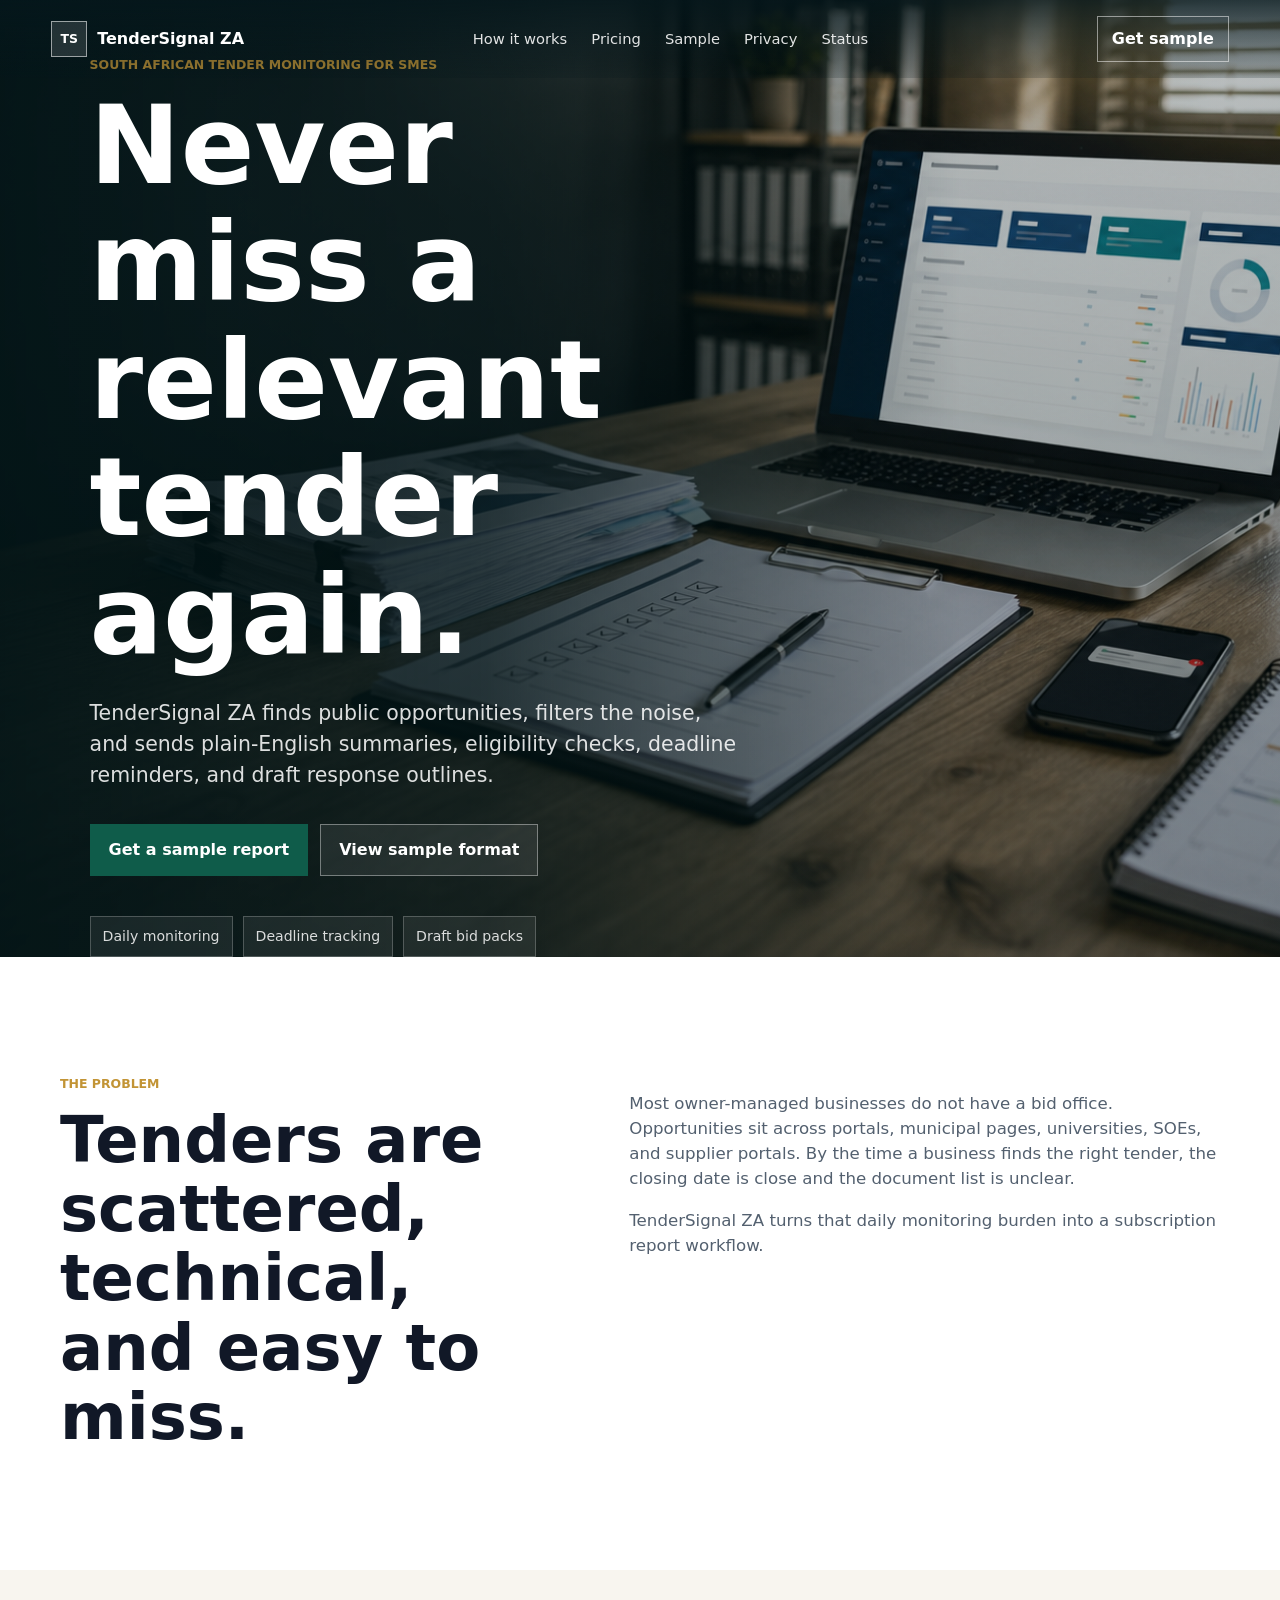
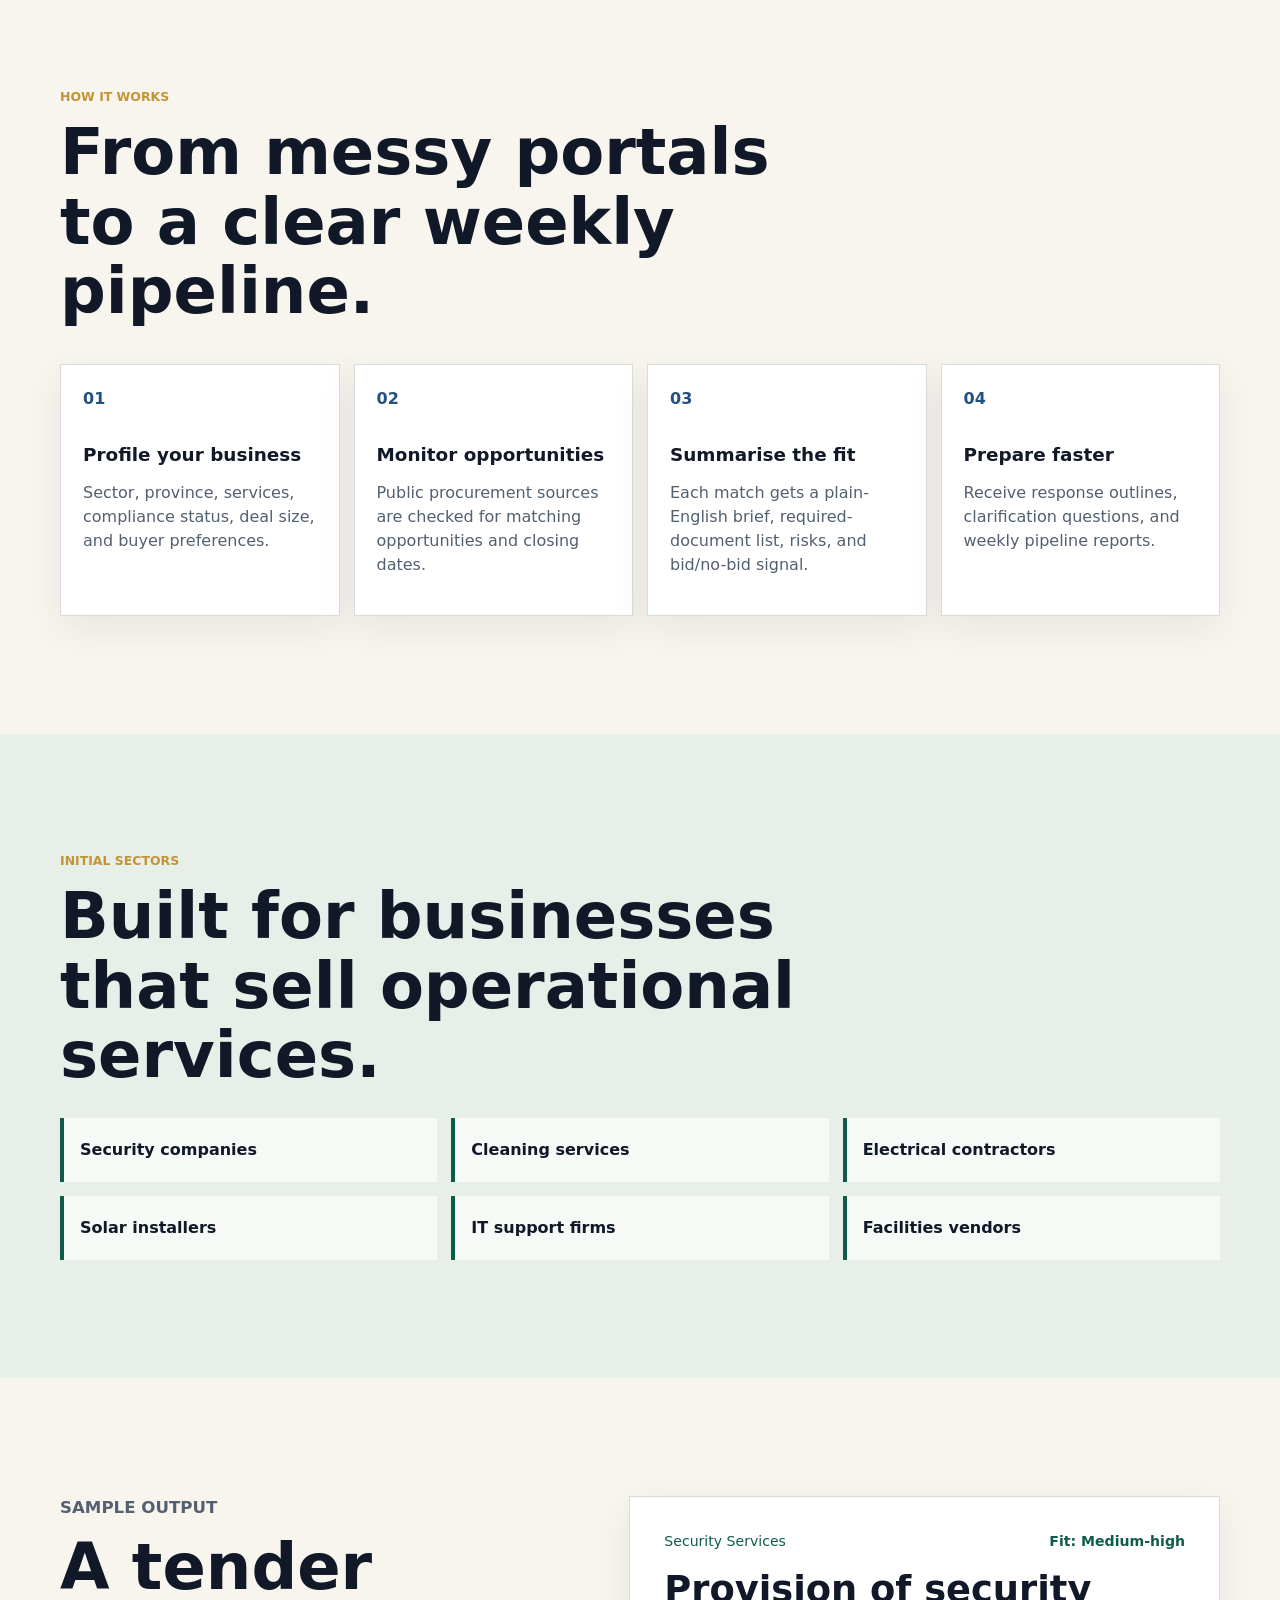
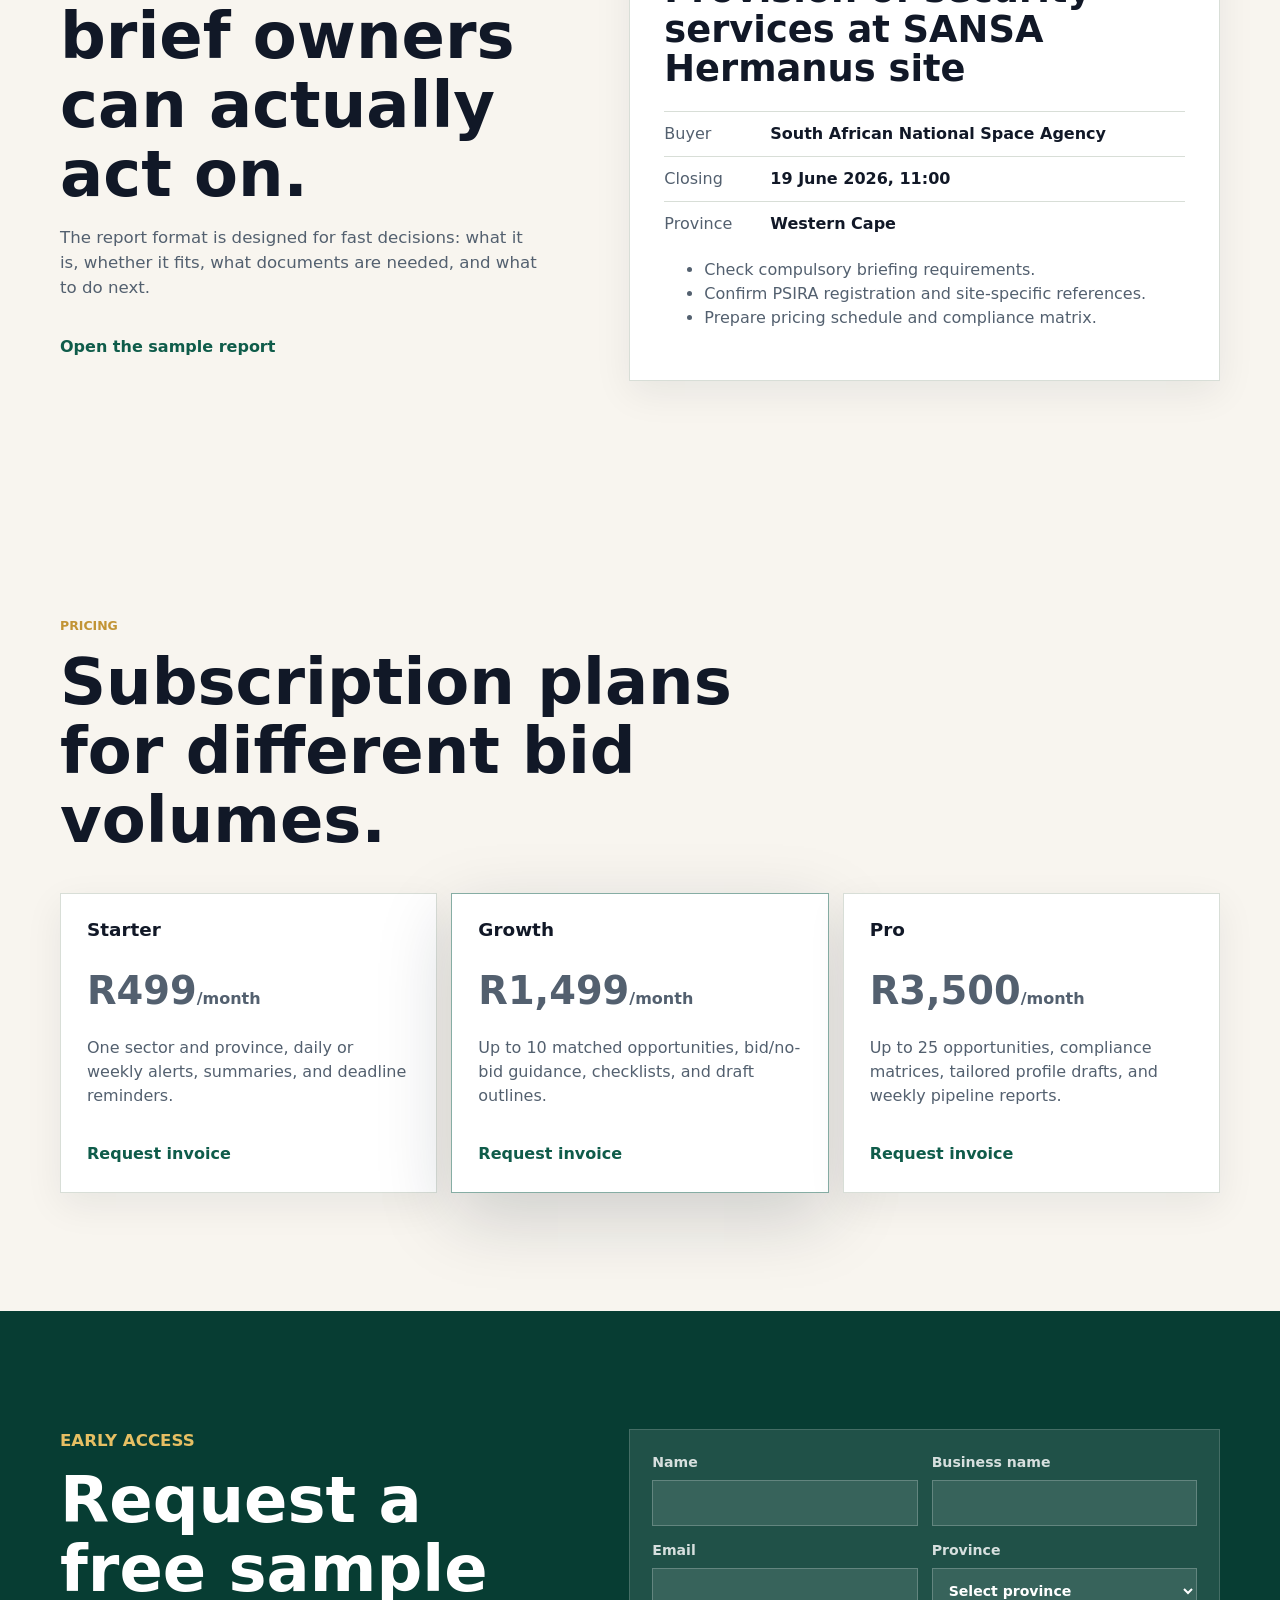
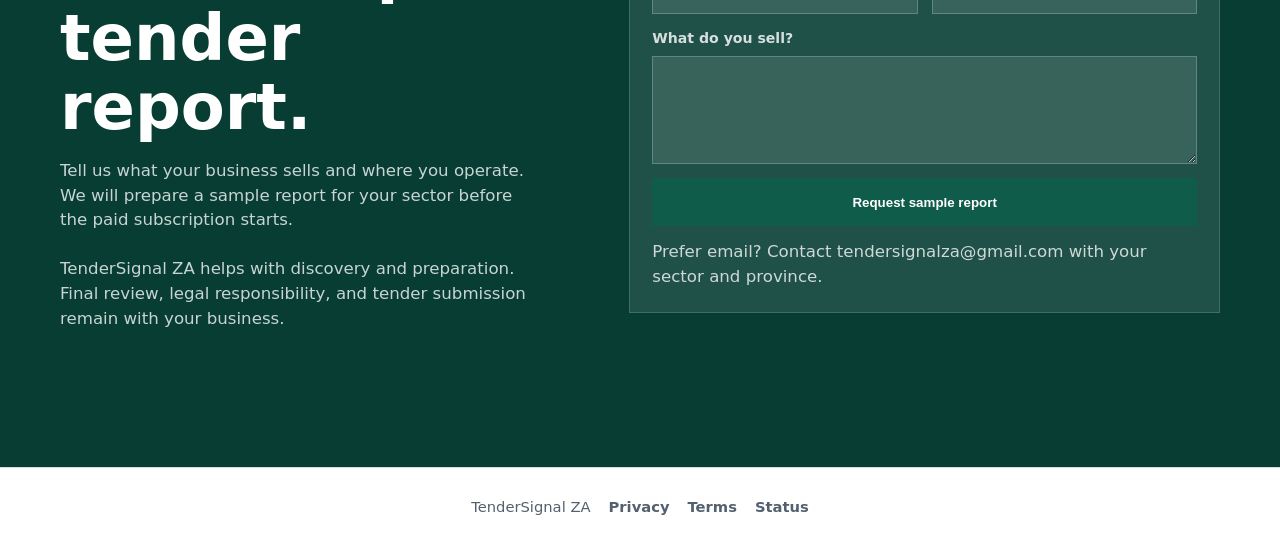
<file: index.html>
<!doctype html>
<html lang="en">
  <head>
    <meta charset="utf-8">
    <meta name="viewport" content="width=device-width, initial-scale=1">
    <title>TenderSignal ZA | South African Tender Monitoring for SMEs</title>
    <meta
      name="description"
      content="TenderSignal ZA monitors South African tender opportunities and sends SMEs plain-English summaries, document checklists, deadline reminders, and draft response outlines."
    >
    <link rel="stylesheet" href="./styles.css">
  </head>
  <body>
    <header class="topbar" aria-label="Primary">
      <a class="brand" href="#top" aria-label="TenderSignal ZA home">
        <span class="brand-mark">TS</span>
        <span>TenderSignal ZA</span>
      </a>
      <nav class="nav" aria-label="Main navigation">
        <a href="#how">How it works</a>
        <a href="#pricing">Pricing</a>
        <a href="#sample">Sample</a>
        <a href="./privacy.html">Privacy</a>
        <a href="./status.html">Status</a>
      </nav>
      <a class="nav-cta" href="#lead">Get sample</a>
    </header>

    <main id="top">
      <section class="hero">
        <img class="hero-image" src="./assets/hero-procurement.png" alt="Procurement workspace with laptop, tender documents, checklist, and calendar">
        <div class="hero-shade" aria-hidden="true"></div>
        <div class="hero-content">
          <p class="eyebrow">South African tender monitoring for SMEs</p>
          <h1>Never miss a relevant tender again.</h1>
          <p class="hero-copy">
            TenderSignal ZA finds public opportunities, filters the noise, and sends plain-English summaries,
            eligibility checks, deadline reminders, and draft response outlines.
          </p>
          <div class="hero-actions">
            <a class="button primary" href="#lead">Get a sample report</a>
            <a class="button secondary" href="#sample">View sample format</a>
          </div>
          <div class="hero-metrics" aria-label="Service highlights">
            <span>Daily monitoring</span>
            <span>Deadline tracking</span>
            <span>Draft bid packs</span>
          </div>
        </div>
      </section>

      <section class="band pain">
        <div class="section-inner two-col">
          <div>
            <p class="eyebrow">The problem</p>
            <h2>Tenders are scattered, technical, and easy to miss.</h2>
          </div>
          <div class="copy-stack">
            <p>
              Most owner-managed businesses do not have a bid office. Opportunities sit across portals,
              municipal pages, universities, SOEs, and supplier portals. By the time a business finds the
              right tender, the closing date is close and the document list is unclear.
            </p>
            <p>
              TenderSignal ZA turns that daily monitoring burden into a subscription report workflow.
            </p>
          </div>
        </div>
      </section>

      <section id="how" class="section">
        <div class="section-inner">
          <div class="section-heading">
            <p class="eyebrow">How it works</p>
            <h2>From messy portals to a clear weekly pipeline.</h2>
          </div>
          <div class="steps">
            <article>
              <span class="step-number">01</span>
              <h3>Profile your business</h3>
              <p>Sector, province, services, compliance status, deal size, and buyer preferences.</p>
            </article>
            <article>
              <span class="step-number">02</span>
              <h3>Monitor opportunities</h3>
              <p>Public procurement sources are checked for matching opportunities and closing dates.</p>
            </article>
            <article>
              <span class="step-number">03</span>
              <h3>Summarise the fit</h3>
              <p>Each match gets a plain-English brief, required-document list, risks, and bid/no-bid signal.</p>
            </article>
            <article>
              <span class="step-number">04</span>
              <h3>Prepare faster</h3>
              <p>Receive response outlines, clarification questions, and weekly pipeline reports.</p>
            </article>
          </div>
        </div>
      </section>

      <section class="band sectors">
        <div class="section-inner">
          <div class="section-heading compact">
            <p class="eyebrow">Initial sectors</p>
            <h2>Built for businesses that sell operational services.</h2>
          </div>
          <div class="sector-grid">
            <span>Security companies</span>
            <span>Cleaning services</span>
            <span>Electrical contractors</span>
            <span>Solar installers</span>
            <span>IT support firms</span>
            <span>Facilities vendors</span>
          </div>
        </div>
      </section>

      <section id="sample" class="section sample-section">
        <div class="section-inner two-col">
          <div>
            <p class="eyebrow">Sample output</p>
            <h2>A tender brief owners can actually act on.</h2>
            <p>
              The report format is designed for fast decisions: what it is, whether it fits,
              what documents are needed, and what to do next.
            </p>
            <a class="text-link" href="./sample-report.html">Open the sample report</a>
          </div>
          <article class="report-preview" aria-label="Sample report preview">
            <div class="report-topline">
              <span>Security Services</span>
              <strong>Fit: Medium-high</strong>
            </div>
            <h3>Provision of security services at SANSA Hermanus site</h3>
            <dl>
              <div><dt>Buyer</dt><dd>South African National Space Agency</dd></div>
              <div><dt>Closing</dt><dd>19 June 2026, 11:00</dd></div>
              <div><dt>Province</dt><dd>Western Cape</dd></div>
            </dl>
            <ul>
              <li>Check compulsory briefing requirements.</li>
              <li>Confirm PSIRA registration and site-specific references.</li>
              <li>Prepare pricing schedule and compliance matrix.</li>
            </ul>
          </article>
        </div>
      </section>

      <section id="pricing" class="section pricing-section">
        <div class="section-inner">
          <div class="section-heading">
            <p class="eyebrow">Pricing</p>
            <h2>Subscription plans for different bid volumes.</h2>
          </div>
          <div class="pricing-grid">
            <article class="price-card">
              <h3>Starter</h3>
              <p class="price">R499<span>/month</span></p>
              <p>One sector and province, daily or weekly alerts, summaries, and deadline reminders.</p>
              <a class="text-link" href="mailto:tendersignalza@gmail.com?subject=Starter%20plan%20invoice%20request">Request invoice</a>
            </article>
            <article class="price-card featured">
              <h3>Growth</h3>
              <p class="price">R1,499<span>/month</span></p>
              <p>Up to 10 matched opportunities, bid/no-bid guidance, checklists, and draft outlines.</p>
              <a class="text-link" href="mailto:tendersignalza@gmail.com?subject=Growth%20plan%20invoice%20request">Request invoice</a>
            </article>
            <article class="price-card">
              <h3>Pro</h3>
              <p class="price">R3,500<span>/month</span></p>
              <p>Up to 25 opportunities, compliance matrices, tailored profile drafts, and weekly pipeline reports.</p>
              <a class="text-link" href="mailto:tendersignalza@gmail.com?subject=Pro%20plan%20invoice%20request">Request invoice</a>
            </article>
          </div>
        </div>
      </section>

      <section id="lead" class="lead-section">
        <div class="section-inner lead-layout">
          <div>
            <p class="eyebrow">Early access</p>
            <h2>Request a free sample tender report.</h2>
            <p>
              Tell us what your business sells and where you operate. We will prepare a sample report
              for your sector before the paid subscription starts.
            </p>
            <p class="fine-print">
              TenderSignal ZA helps with discovery and preparation. Final review, legal responsibility,
              and tender submission remain with your business.
            </p>
          </div>
          <form class="lead-form" action="mailto:tendersignalza@gmail.com" method="post" enctype="text/plain">
            <label>
              Name
              <input name="name" autocomplete="name" required>
            </label>
            <label>
              Business name
              <input name="business" autocomplete="organization" required>
            </label>
            <label>
              Email
              <input name="email" type="email" autocomplete="email" required>
            </label>
            <label>
              Province
              <select name="province" required>
                <option value="">Select province</option>
                <option>Gauteng</option>
                <option>Western Cape</option>
                <option>KwaZulu-Natal</option>
                <option>Eastern Cape</option>
                <option>Free State</option>
                <option>Limpopo</option>
                <option>Mpumalanga</option>
                <option>North West</option>
                <option>Northern Cape</option>
              </select>
            </label>
            <label class="full">
              What do you sell?
              <textarea name="services" rows="4" required></textarea>
            </label>
            <button class="button primary full" type="submit">Request sample report</button>
            <p class="form-note">
              Prefer email? Contact tendersignalza@gmail.com with your sector and province.
            </p>
          </form>
        </div>
      </section>
    </main>
    <footer class="footer">
      <span>TenderSignal ZA</span>
      <a href="./privacy.html">Privacy</a>
      <a href="./terms.html">Terms</a>
      <a href="./status.html">Status</a>
    </footer>
  </body>
</html>
</file>
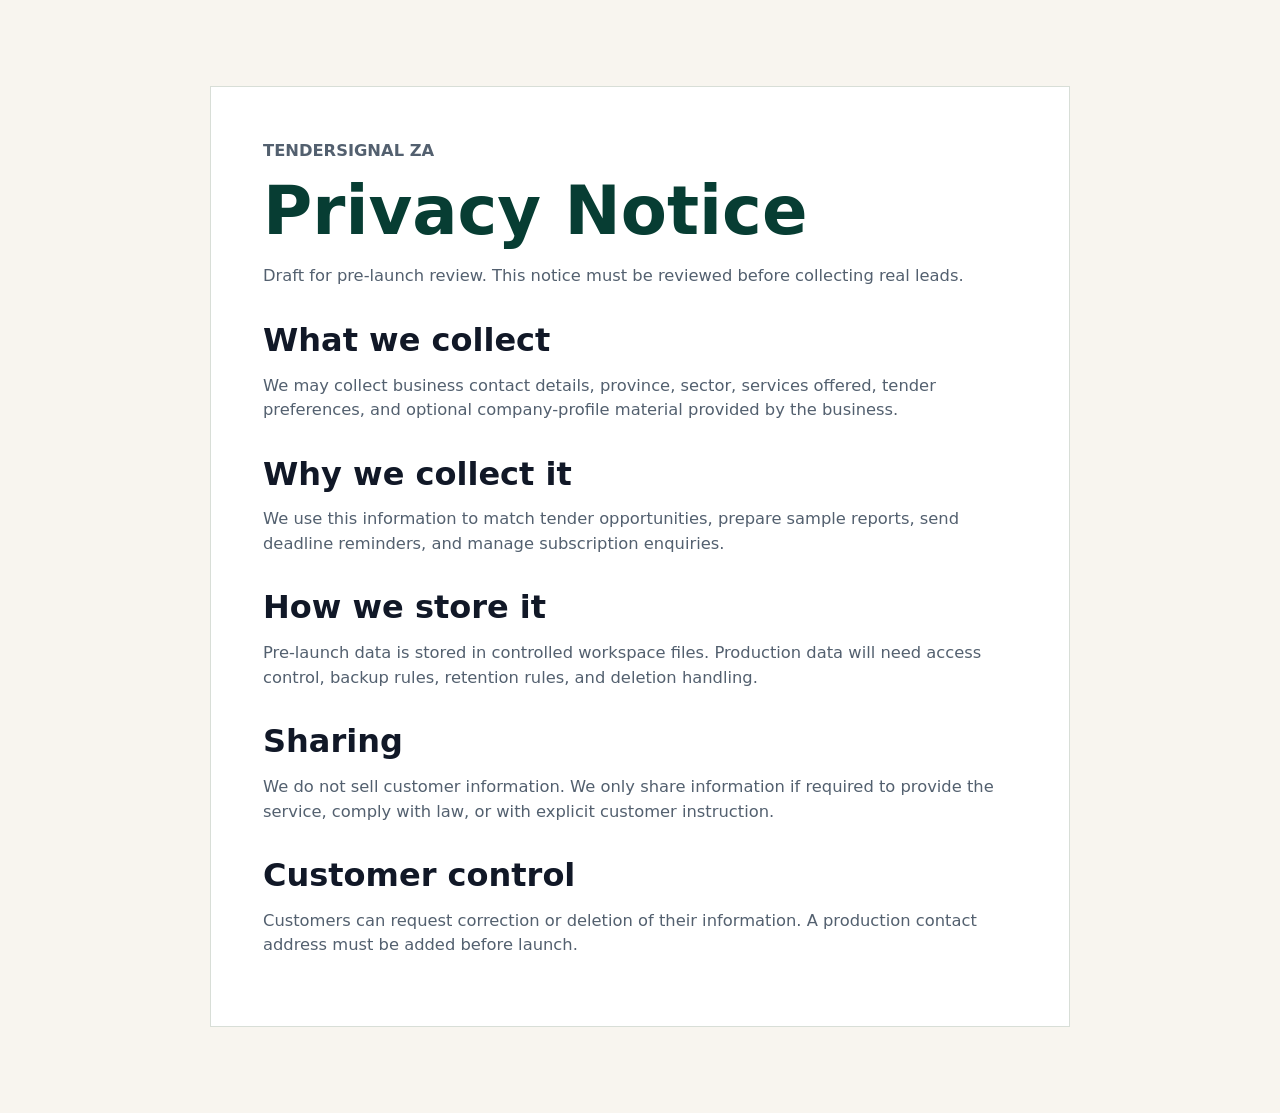
<file: privacy.html>
<!doctype html>
<html lang="en">
  <head>
    <meta charset="utf-8">
    <meta name="viewport" content="width=device-width, initial-scale=1">
    <title>Privacy | TenderSignal ZA</title>
    <link rel="stylesheet" href="./styles.css">
  </head>
  <body>
    <main class="legal-page">
      <article class="legal-doc">
        <p class="eyebrow">TenderSignal ZA</p>
        <h1>Privacy Notice</h1>
        <p>Draft for pre-launch review. This notice must be reviewed before collecting real leads.</p>

        <h2>What we collect</h2>
        <p>We may collect business contact details, province, sector, services offered, tender preferences, and optional company-profile material provided by the business.</p>

        <h2>Why we collect it</h2>
        <p>We use this information to match tender opportunities, prepare sample reports, send deadline reminders, and manage subscription enquiries.</p>

        <h2>How we store it</h2>
        <p>Pre-launch data is stored in controlled workspace files. Production data will need access control, backup rules, retention rules, and deletion handling.</p>

        <h2>Sharing</h2>
        <p>We do not sell customer information. We only share information if required to provide the service, comply with law, or with explicit customer instruction.</p>

        <h2>Customer control</h2>
        <p>Customers can request correction or deletion of their information. A production contact address must be added before launch.</p>
      </article>
    </main>
  </body>
</html>
</file>
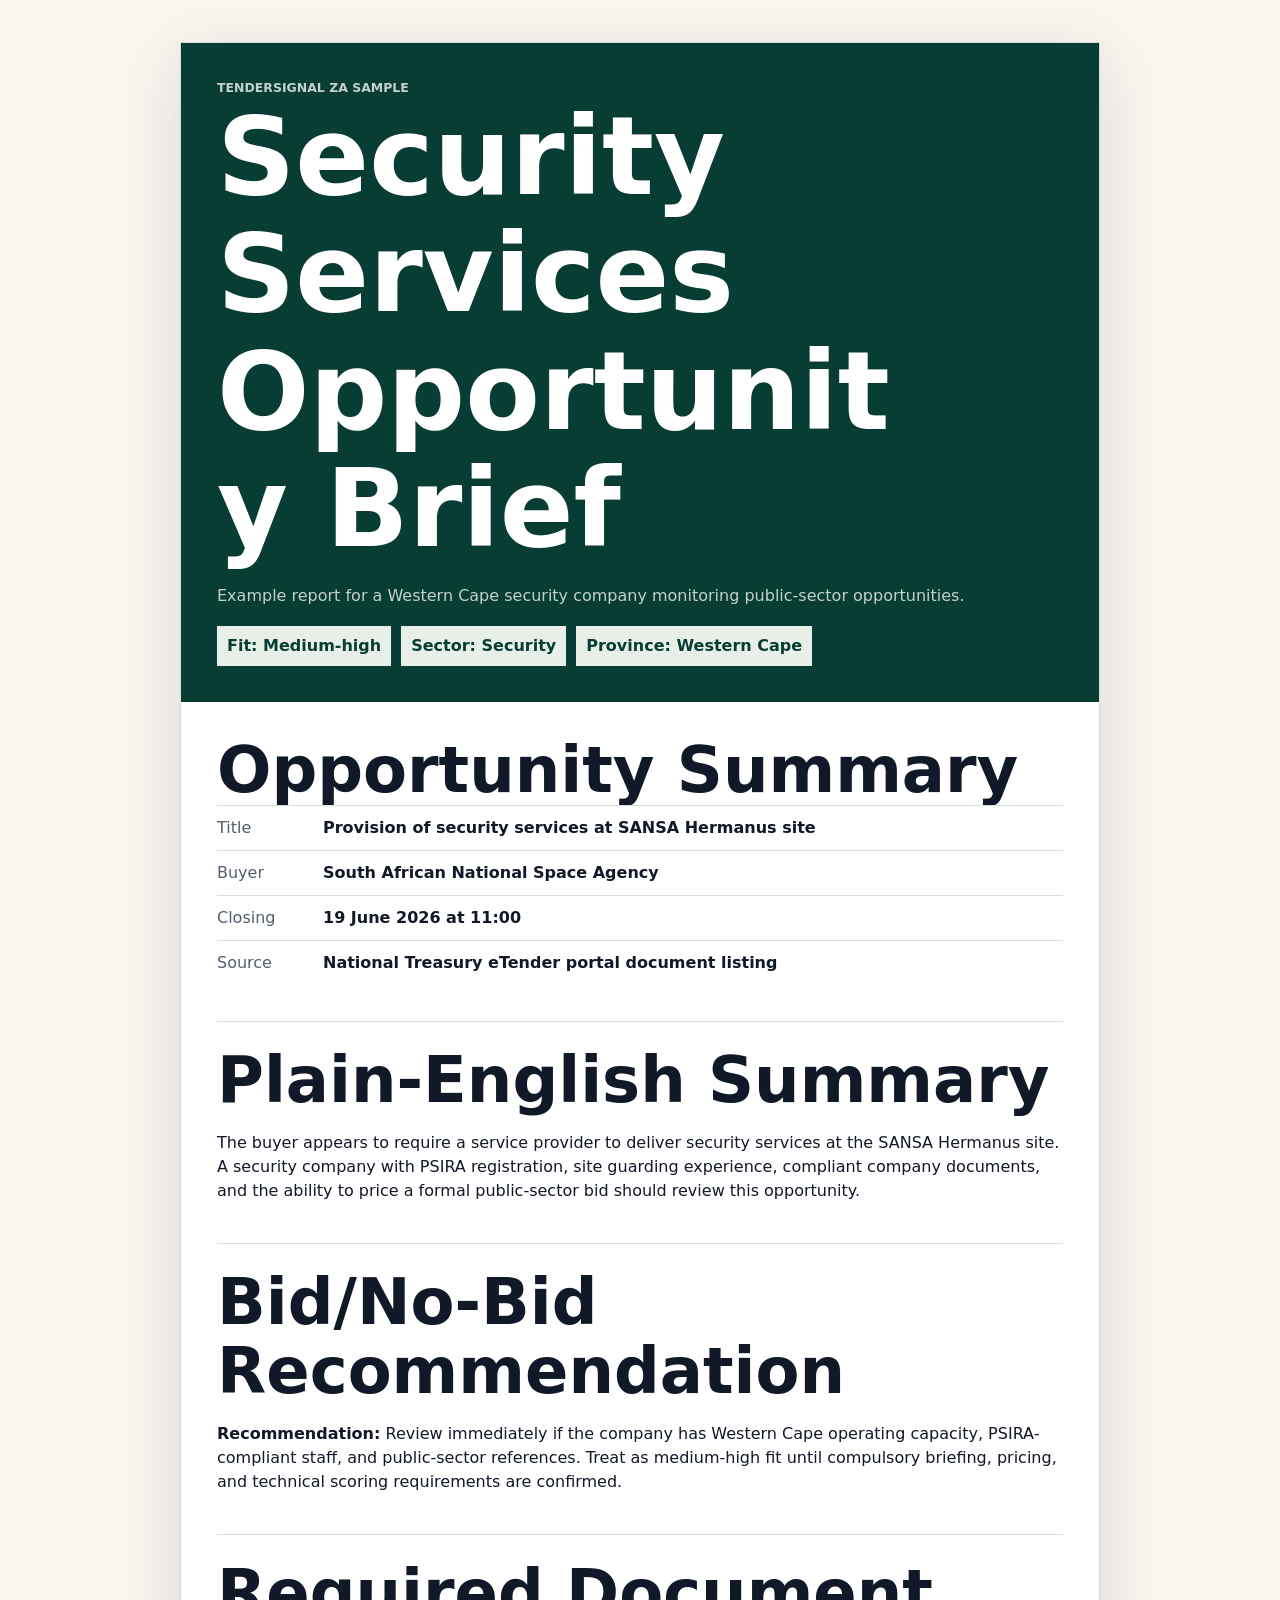
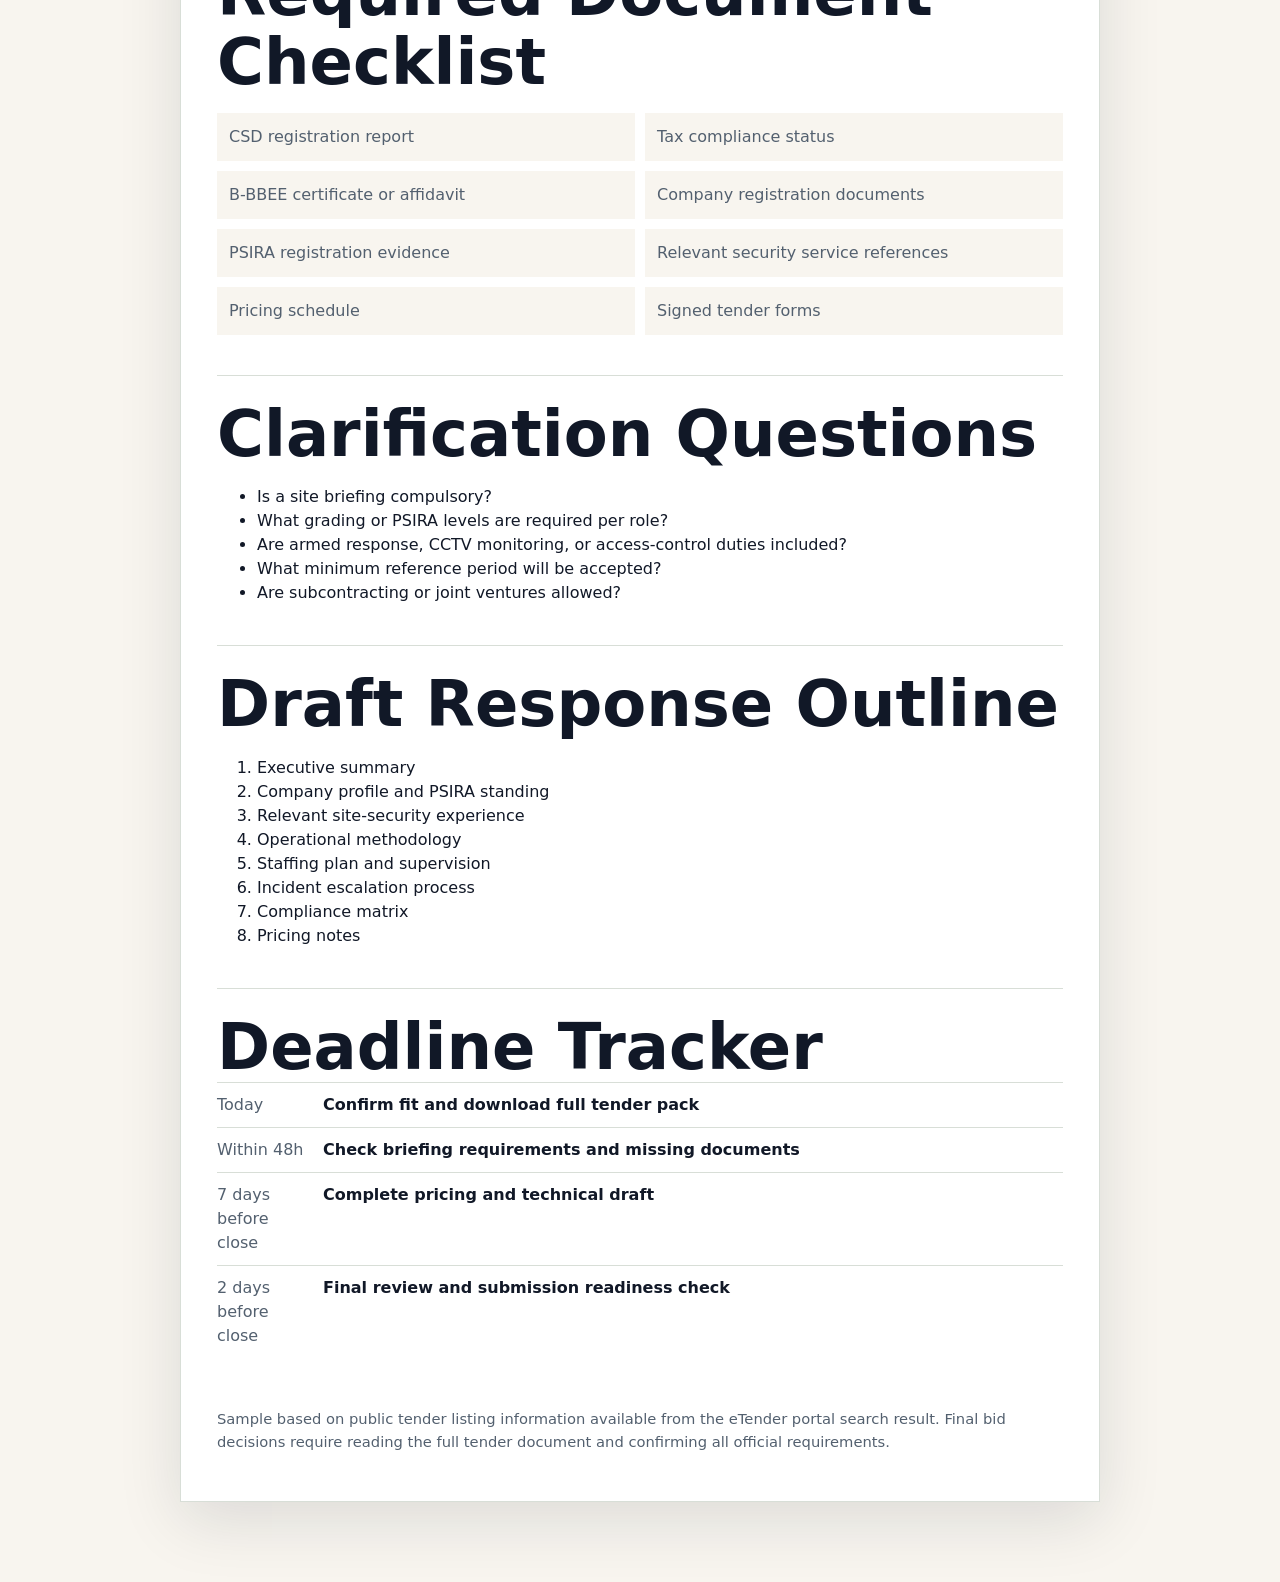
<file: sample-report.html>
<!doctype html>
<html lang="en">
  <head>
    <meta charset="utf-8">
    <meta name="viewport" content="width=device-width, initial-scale=1">
    <title>Sample Report | TenderSignal ZA</title>
    <link rel="stylesheet" href="./styles.css">
    <style>
      body { background: #f8f5ef; }
      .report-page { padding: 42px 18px 80px; }
      .report-doc { width: min(920px, 100%); margin: 0 auto; background: #fff; border: 1px solid #d8ded7; box-shadow: 0 18px 60px rgba(18, 28, 45, 0.12); }
      .report-head { padding: 36px; background: #073d33; color: #fff; }
      .report-head p { color: rgba(255,255,255,.76); margin-bottom: 0; }
      .report-body { padding: 34px 36px; }
      .report-section { border-top: 1px solid #d8ded7; padding: 24px 0; }
      .report-section:first-child { border-top: 0; padding-top: 0; }
      .badge-row { display: flex; flex-wrap: wrap; gap: 10px; margin-top: 18px; }
      .badge-row span { background: #e8eee8; color: #073d33; padding: 8px 10px; font-weight: 750; }
      .check-grid { display: grid; grid-template-columns: repeat(2, minmax(0, 1fr)); gap: 10px; padding: 0; list-style: none; }
      .check-grid li { background: #f8f5ef; padding: 12px; color: #53606f; }
      .source-note { color: #53606f; font-size: .92rem; }
      @media (max-width: 700px) { .check-grid { grid-template-columns: 1fr; } .report-head, .report-body { padding: 24px; } }
    </style>
  </head>
  <body>
    <main class="report-page">
      <article class="report-doc">
        <header class="report-head">
          <p class="eyebrow">TenderSignal ZA sample</p>
          <h1>Security Services Opportunity Brief</h1>
          <p>Example report for a Western Cape security company monitoring public-sector opportunities.</p>
          <div class="badge-row">
            <span>Fit: Medium-high</span>
            <span>Sector: Security</span>
            <span>Province: Western Cape</span>
          </div>
        </header>
        <div class="report-body">
          <section class="report-section">
            <h2>Opportunity Summary</h2>
            <dl>
              <div><dt>Title</dt><dd>Provision of security services at SANSA Hermanus site</dd></div>
              <div><dt>Buyer</dt><dd>South African National Space Agency</dd></div>
              <div><dt>Closing</dt><dd>19 June 2026 at 11:00</dd></div>
              <div><dt>Source</dt><dd>National Treasury eTender portal document listing</dd></div>
            </dl>
          </section>

          <section class="report-section">
            <h2>Plain-English Summary</h2>
            <p>
              The buyer appears to require a service provider to deliver security services at the SANSA Hermanus
              site. A security company with PSIRA registration, site guarding experience, compliant company
              documents, and the ability to price a formal public-sector bid should review this opportunity.
            </p>
          </section>

          <section class="report-section">
            <h2>Bid/No-Bid Recommendation</h2>
            <p>
              <strong>Recommendation:</strong> Review immediately if the company has Western Cape operating capacity,
              PSIRA-compliant staff, and public-sector references. Treat as medium-high fit until compulsory briefing,
              pricing, and technical scoring requirements are confirmed.
            </p>
          </section>

          <section class="report-section">
            <h2>Required Document Checklist</h2>
            <ul class="check-grid">
              <li>CSD registration report</li>
              <li>Tax compliance status</li>
              <li>B-BBEE certificate or affidavit</li>
              <li>Company registration documents</li>
              <li>PSIRA registration evidence</li>
              <li>Relevant security service references</li>
              <li>Pricing schedule</li>
              <li>Signed tender forms</li>
            </ul>
          </section>

          <section class="report-section">
            <h2>Clarification Questions</h2>
            <ul>
              <li>Is a site briefing compulsory?</li>
              <li>What grading or PSIRA levels are required per role?</li>
              <li>Are armed response, CCTV monitoring, or access-control duties included?</li>
              <li>What minimum reference period will be accepted?</li>
              <li>Are subcontracting or joint ventures allowed?</li>
            </ul>
          </section>

          <section class="report-section">
            <h2>Draft Response Outline</h2>
            <ol>
              <li>Executive summary</li>
              <li>Company profile and PSIRA standing</li>
              <li>Relevant site-security experience</li>
              <li>Operational methodology</li>
              <li>Staffing plan and supervision</li>
              <li>Incident escalation process</li>
              <li>Compliance matrix</li>
              <li>Pricing notes</li>
            </ol>
          </section>

          <section class="report-section">
            <h2>Deadline Tracker</h2>
            <dl>
              <div><dt>Today</dt><dd>Confirm fit and download full tender pack</dd></div>
              <div><dt>Within 48h</dt><dd>Check briefing requirements and missing documents</dd></div>
              <div><dt>7 days before close</dt><dd>Complete pricing and technical draft</dd></div>
              <div><dt>2 days before close</dt><dd>Final review and submission readiness check</dd></div>
            </dl>
          </section>

          <p class="source-note">
            Sample based on public tender listing information available from the eTender portal search result.
            Final bid decisions require reading the full tender document and confirming all official requirements.
          </p>
        </div>
      </article>
    </main>
  </body>
</html>
</file>
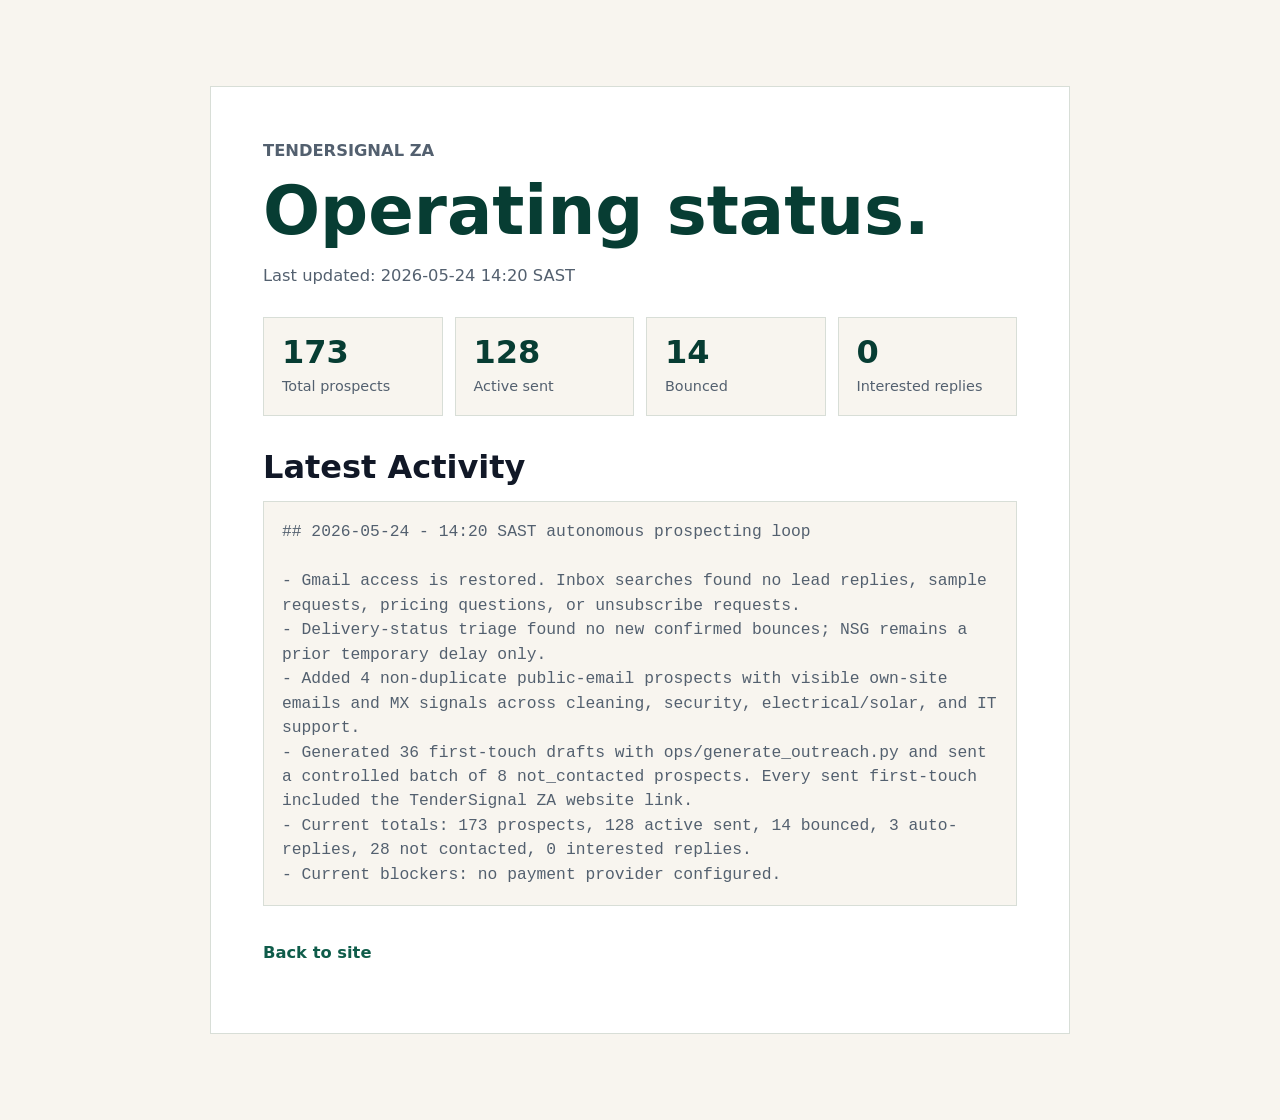
<file: status.html>
<!doctype html>
<html lang="en">
  <head>
    <meta charset="utf-8">
    <meta name="viewport" content="width=device-width, initial-scale=1">
    <title>Operating Status | TenderSignal ZA</title>
    <link rel="stylesheet" href="./styles.css">
  </head>
  <body>
    <main class="legal-page">
      <article class="legal-doc status-doc">
        <p class="eyebrow">TenderSignal ZA</p>
        <h1>Operating status.</h1>
        <p>Last updated: 2026-05-24 14:20 SAST</p>
        <div class="status-grid">
          <div><strong>173</strong><span>Total prospects</span></div>
          <div><strong>128</strong><span>Active sent</span></div>
          <div><strong>14</strong><span>Bounced</span></div>
          <div><strong>0</strong><span>Interested replies</span></div>
        </div>
        <h2>Latest Activity</h2>
        <p class="status-log">## 2026-05-24 - 14:20 SAST autonomous prospecting loop<br><br>- Gmail access is restored. Inbox searches found no lead replies, sample requests, pricing questions, or unsubscribe requests.<br>- Delivery-status triage found no new confirmed bounces; NSG remains a prior temporary delay only.<br>- Added 4 non-duplicate public-email prospects with visible own-site emails and MX signals across cleaning, security, electrical/solar, and IT support.<br>- Generated 36 first-touch drafts with ops/generate_outreach.py and sent a controlled batch of 8 not_contacted prospects. Every sent first-touch included the TenderSignal ZA website link.<br>- Current totals: 173 prospects, 128 active sent, 14 bounced, 3 auto-replies, 28 not contacted, 0 interested replies.<br>- Current blockers: no payment provider configured.</p>
        <p><a class="text-link" href="./index.html">Back to site</a></p>
      </article>
    </main>
  </body>
</html>
</file>
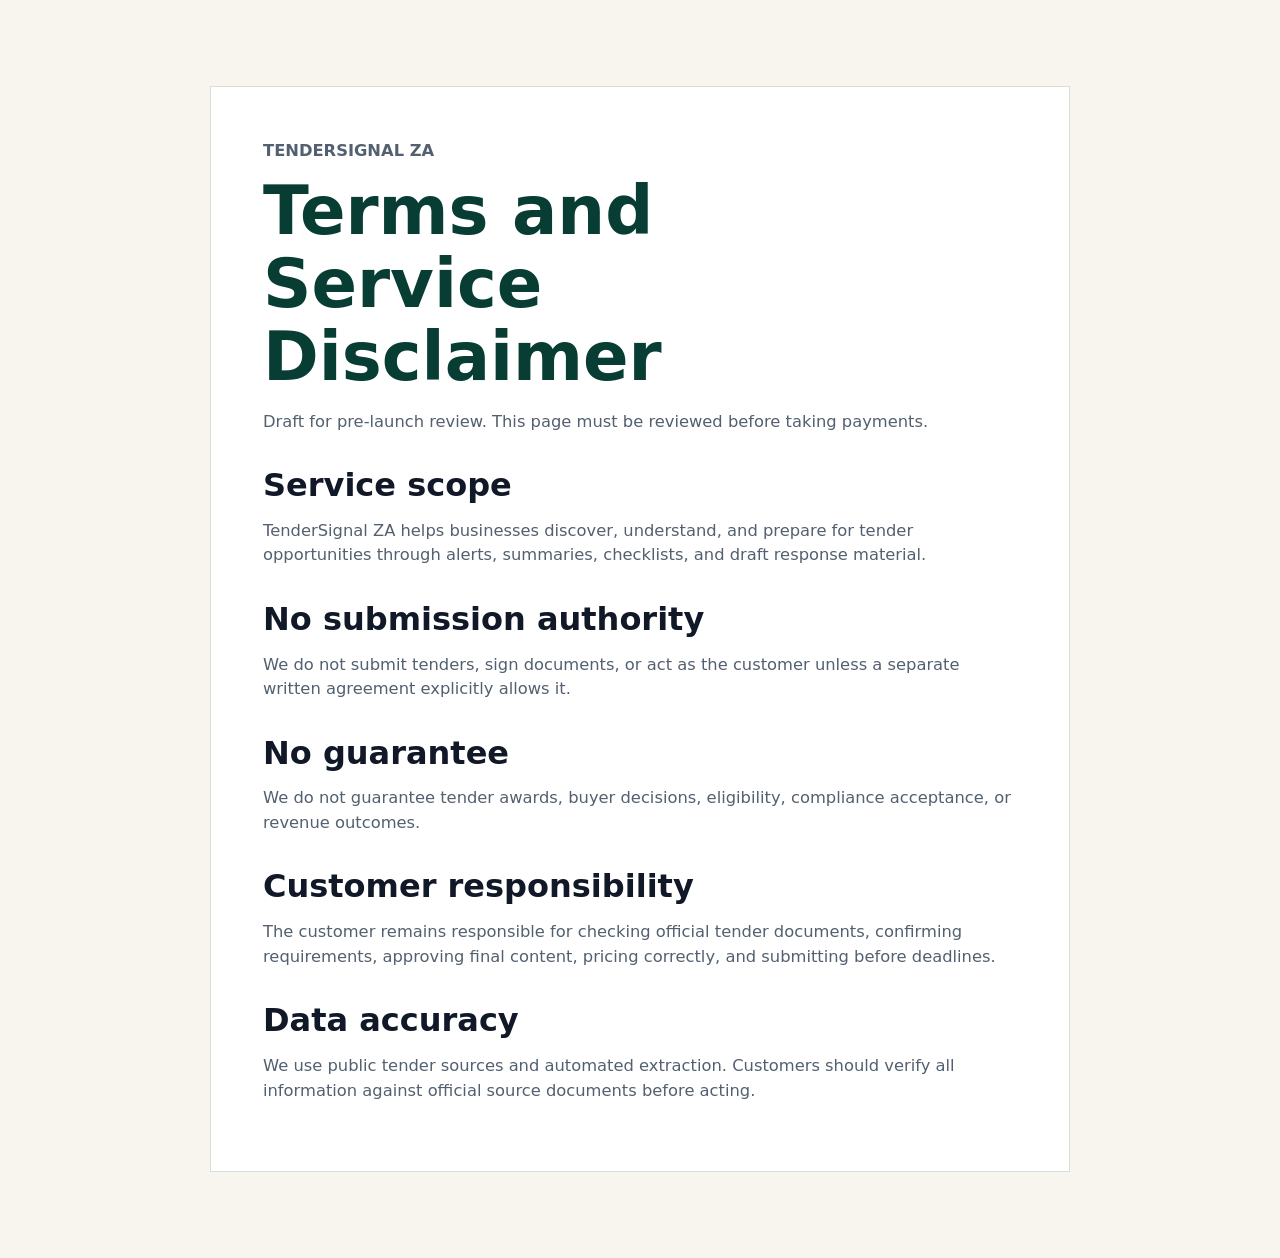
<file: terms.html>
<!doctype html>
<html lang="en">
  <head>
    <meta charset="utf-8">
    <meta name="viewport" content="width=device-width, initial-scale=1">
    <title>Terms | TenderSignal ZA</title>
    <link rel="stylesheet" href="./styles.css">
  </head>
  <body>
    <main class="legal-page">
      <article class="legal-doc">
        <p class="eyebrow">TenderSignal ZA</p>
        <h1>Terms and Service Disclaimer</h1>
        <p>Draft for pre-launch review. This page must be reviewed before taking payments.</p>

        <h2>Service scope</h2>
        <p>TenderSignal ZA helps businesses discover, understand, and prepare for tender opportunities through alerts, summaries, checklists, and draft response material.</p>

        <h2>No submission authority</h2>
        <p>We do not submit tenders, sign documents, or act as the customer unless a separate written agreement explicitly allows it.</p>

        <h2>No guarantee</h2>
        <p>We do not guarantee tender awards, buyer decisions, eligibility, compliance acceptance, or revenue outcomes.</p>

        <h2>Customer responsibility</h2>
        <p>The customer remains responsible for checking official tender documents, confirming requirements, approving final content, pricing correctly, and submitting before deadlines.</p>

        <h2>Data accuracy</h2>
        <p>We use public tender sources and automated extraction. Customers should verify all information against official source documents before acting.</p>
      </article>
    </main>
  </body>
</html>
</file>
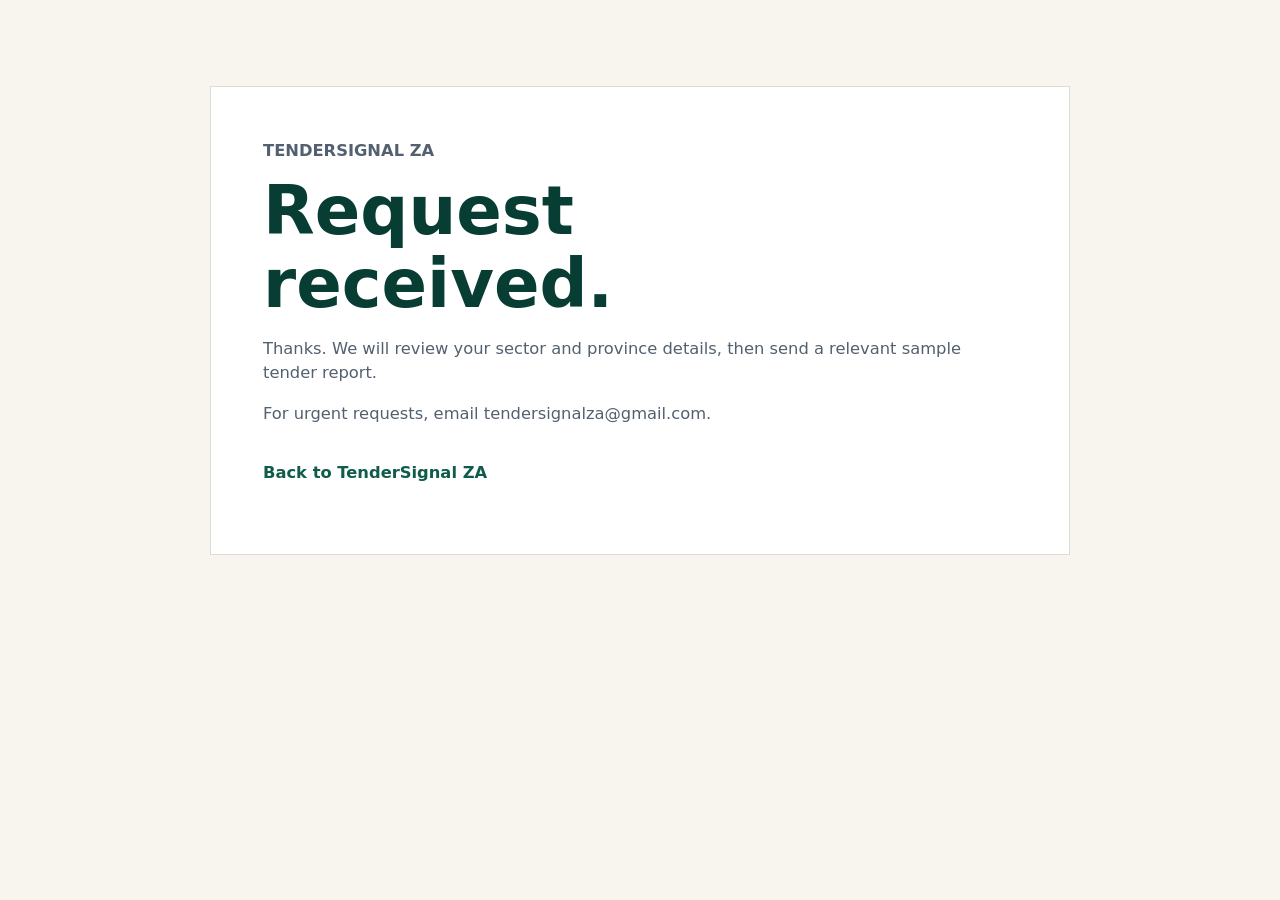
<file: thank-you.html>
<!doctype html>
<html lang="en">
  <head>
    <meta charset="utf-8">
    <meta name="viewport" content="width=device-width, initial-scale=1">
    <title>Request received | TenderSignal ZA</title>
    <link rel="stylesheet" href="./styles.css">
  </head>
  <body>
    <main class="legal-page">
      <article class="legal-doc">
        <p class="eyebrow">TenderSignal ZA</p>
        <h1>Request received.</h1>
        <p>
          Thanks. We will review your sector and province details, then send a relevant sample tender report.
        </p>
        <p>
          For urgent requests, email tendersignalza@gmail.com.
        </p>
        <p>
          <a class="text-link" href="./index.html">Back to TenderSignal ZA</a>
        </p>
      </article>
    </main>
  </body>
</html>
</file>
<file: styles.css>
:root {
  --ink: #111827;
  --muted: #53606f;
  --paper: #f8f5ef;
  --surface: #ffffff;
  --line: #d8ded7;
  --green: #0f5c4a;
  --green-dark: #073d33;
  --gold: #c29435;
  --blue: #244f83;
  --shadow: 0 24px 70px rgba(18, 28, 45, 0.18);
}

* {
  box-sizing: border-box;
}

html {
  scroll-behavior: smooth;
}

body {
  margin: 0;
  color: var(--ink);
  background: var(--paper);
  font-family: Inter, ui-sans-serif, system-ui, -apple-system, BlinkMacSystemFont, "Segoe UI", sans-serif;
  line-height: 1.5;
}

a {
  color: inherit;
}

.topbar {
  position: fixed;
  z-index: 10;
  top: 0;
  left: 0;
  right: 0;
  display: flex;
  align-items: center;
  justify-content: space-between;
  gap: 24px;
  padding: 16px clamp(18px, 4vw, 56px);
  color: #ffffff;
  background: linear-gradient(180deg, rgba(5, 23, 28, 0.82), rgba(5, 23, 28, 0.18));
}

.brand,
.nav,
.hero-actions,
.hero-metrics,
.report-topline {
  display: flex;
  align-items: center;
}

.brand {
  gap: 10px;
  text-decoration: none;
  font-weight: 750;
}

.brand-mark {
  display: inline-grid;
  width: 36px;
  height: 36px;
  place-items: center;
  border: 1px solid rgba(255, 255, 255, 0.55);
  background: rgba(255, 255, 255, 0.12);
  font-size: 0.78rem;
}

.nav {
  gap: 24px;
  font-size: 0.92rem;
}

.nav a,
.nav-cta,
.text-link {
  text-decoration: none;
}

.nav a {
  opacity: 0.88;
}

.nav-cta {
  border: 1px solid rgba(255, 255, 255, 0.5);
  padding: 10px 14px;
  font-weight: 700;
}

.hero {
  position: relative;
  min-height: 92vh;
  display: grid;
  align-items: center;
  overflow: hidden;
  color: #ffffff;
}

.hero-image,
.hero-shade {
  position: absolute;
  inset: 0;
  width: 100%;
  height: 100%;
}

.hero-image {
  object-fit: cover;
}

.hero-shade {
  background:
    linear-gradient(90deg, rgba(2, 20, 22, 0.92) 0%, rgba(2, 20, 22, 0.74) 38%, rgba(2, 20, 22, 0.12) 75%),
    linear-gradient(0deg, rgba(2, 20, 22, 0.38), rgba(2, 20, 22, 0.16));
}

.hero-content {
  position: relative;
  width: min(740px, calc(100% - 36px));
  margin-left: clamp(18px, 7vw, 92px);
  padding-top: 56px;
}

.eyebrow {
  margin: 0 0 12px;
  color: var(--gold);
  font-size: 0.78rem;
  font-weight: 780;
  letter-spacing: 0;
  text-transform: uppercase;
}

h1,
h2,
h3,
p {
  overflow-wrap: anywhere;
}

h1,
h2,
h3 {
  margin: 0;
  line-height: 1.08;
}

h1 {
  max-width: 680px;
  font-size: clamp(3.1rem, 8.5vw, 6.9rem);
}

h2 {
  font-size: clamp(2rem, 5vw, 4.1rem);
}

h3 {
  font-size: 1.15rem;
}

.hero-copy {
  max-width: 650px;
  margin: 24px 0 0;
  color: rgba(255, 255, 255, 0.86);
  font-size: clamp(1.03rem, 2vw, 1.28rem);
}

.hero-actions {
  flex-wrap: wrap;
  gap: 12px;
  margin-top: 34px;
}

.button {
  display: inline-flex;
  min-height: 48px;
  align-items: center;
  justify-content: center;
  padding: 13px 18px;
  border: 1px solid transparent;
  font-weight: 780;
  text-decoration: none;
}

.button.primary {
  color: #ffffff;
  background: var(--green);
}

.button.secondary {
  color: #ffffff;
  border-color: rgba(255, 255, 255, 0.38);
  background: rgba(255, 255, 255, 0.08);
}

.hero-metrics {
  flex-wrap: wrap;
  gap: 10px;
  margin-top: 40px;
}

.hero-metrics span {
  border: 1px solid rgba(255, 255, 255, 0.22);
  padding: 9px 12px;
  color: rgba(255, 255, 255, 0.84);
  background: rgba(255, 255, 255, 0.07);
  font-size: 0.88rem;
}

.section,
.band,
.lead-section {
  padding: clamp(64px, 10vw, 118px) clamp(18px, 4vw, 56px);
}

.section-inner {
  width: min(1160px, 100%);
  margin: 0 auto;
}

.band {
  background: var(--surface);
}

.two-col,
.lead-layout {
  display: grid;
  grid-template-columns: minmax(0, 0.9fr) minmax(0, 1.1fr);
  gap: clamp(34px, 7vw, 86px);
  align-items: start;
}

.copy-stack p,
.sample-section p,
.lead-section p {
  color: var(--muted);
  font-size: 1.04rem;
}

.section-heading {
  max-width: 780px;
  margin-bottom: 38px;
}

.section-heading.compact {
  margin-bottom: 28px;
}

.steps,
.pricing-grid,
.sector-grid {
  display: grid;
  gap: 14px;
}

.steps {
  grid-template-columns: repeat(4, minmax(0, 1fr));
}

.steps article,
.price-card,
.report-preview {
  border: 1px solid var(--line);
  background: var(--surface);
  box-shadow: 0 12px 36px rgba(20, 34, 48, 0.07);
}

.steps article {
  min-height: 220px;
  padding: 22px;
}

.step-number {
  display: block;
  margin-bottom: 34px;
  color: var(--blue);
  font-weight: 850;
}

.steps p,
.price-card p,
.report-preview li {
  color: var(--muted);
}

.sectors {
  background: #e8eee8;
}

.sector-grid {
  grid-template-columns: repeat(3, minmax(0, 1fr));
}

.sector-grid span {
  min-height: 64px;
  display: flex;
  align-items: center;
  border-left: 4px solid var(--green);
  padding: 16px;
  background: rgba(255, 255, 255, 0.64);
  font-weight: 750;
}

.text-link {
  display: inline-block;
  margin-top: 18px;
  color: var(--green);
  font-weight: 800;
}

.report-preview {
  padding: clamp(22px, 4vw, 34px);
}

.report-topline {
  justify-content: space-between;
  gap: 12px;
  margin-bottom: 18px;
  color: var(--green);
  font-size: 0.88rem;
}

.report-preview h3 {
  font-size: clamp(1.4rem, 3vw, 2.3rem);
  margin-bottom: 22px;
}

dl {
  display: grid;
  gap: 10px;
  margin: 0 0 22px;
}

dl div {
  display: grid;
  grid-template-columns: 90px 1fr;
  gap: 16px;
  border-top: 1px solid var(--line);
  padding-top: 10px;
}

dt {
  color: var(--muted);
}

dd {
  margin: 0;
  font-weight: 720;
}

.pricing-grid {
  grid-template-columns: repeat(3, minmax(0, 1fr));
}

.price-card {
  padding: 26px;
}

.price-card.featured {
  border-color: rgba(15, 92, 74, 0.5);
  box-shadow: var(--shadow);
}

.price {
  margin: 22px 0 10px;
  color: var(--green-dark);
  font-size: 2.4rem;
  font-weight: 850;
}

.price span {
  color: var(--muted);
  font-size: 1rem;
  font-weight: 650;
}

.lead-section {
  background: var(--green-dark);
  color: #ffffff;
}

.lead-section .eyebrow {
  color: #e6bf63;
}

.lead-section p {
  color: rgba(255, 255, 255, 0.78);
}

.fine-print {
  margin-top: 24px;
  font-size: 0.92rem;
}

.lead-form {
  display: grid;
  grid-template-columns: repeat(2, minmax(0, 1fr));
  gap: 14px;
  padding: 22px;
  background: rgba(255, 255, 255, 0.1);
  border: 1px solid rgba(255, 255, 255, 0.16);
}

.form-note {
  grid-column: 1 / -1;
  margin: 0;
  font-size: 0.9rem;
}

.hidden-field {
  display: none;
}

.footer {
  display: flex;
  flex-wrap: wrap;
  gap: 18px;
  justify-content: center;
  padding: 28px 18px;
  color: var(--muted);
  background: #ffffff;
  border-top: 1px solid var(--line);
  font-size: 0.92rem;
}

.footer a {
  text-decoration: none;
  font-weight: 720;
}

.legal-page {
  padding: clamp(36px, 8vw, 86px) 18px;
}

.legal-doc {
  width: min(860px, 100%);
  margin: 0 auto;
  padding: clamp(26px, 5vw, 52px);
  background: #ffffff;
  border: 1px solid var(--line);
}

.legal-doc h1 {
  color: var(--green-dark);
  font-size: clamp(2.4rem, 6vw, 4.2rem);
}

.legal-doc h2 {
  margin-top: 34px;
  font-size: clamp(1.4rem, 3vw, 2rem);
}

.legal-doc p {
  color: var(--muted);
  font-size: 1.02rem;
}

.status-grid {
  display: grid;
  grid-template-columns: repeat(4, minmax(0, 1fr));
  gap: 12px;
  margin: 28px 0;
}

.status-grid div {
  padding: 18px;
  border: 1px solid var(--line);
  background: var(--paper);
}

.status-grid strong {
  display: block;
  color: var(--green-dark);
  font-size: 2rem;
  line-height: 1;
}

.status-grid span {
  display: block;
  margin-top: 8px;
  color: var(--muted);
  font-size: 0.9rem;
}

.status-log {
  max-height: 620px;
  overflow: auto;
  padding: 18px;
  border: 1px solid var(--line);
  background: var(--paper);
  font-family: ui-monospace, SFMono-Regular, Menlo, Monaco, Consolas, "Liberation Mono", monospace;
  font-size: 0.88rem;
}

label {
  display: grid;
  gap: 7px;
  color: rgba(255, 255, 255, 0.82);
  font-size: 0.88rem;
  font-weight: 720;
}

input,
select,
textarea {
  width: 100%;
  min-height: 46px;
  border: 1px solid rgba(255, 255, 255, 0.22);
  padding: 11px 12px;
  color: #ffffff;
  background: rgba(255, 255, 255, 0.1);
  border-radius: 0;
  font: inherit;
}

textarea {
  resize: vertical;
}

select option {
  color: var(--ink);
}

.full {
  grid-column: 1 / -1;
}

@media (max-width: 900px) {
  .nav {
    display: none;
  }

  .hero {
    min-height: 88vh;
  }

  .hero-content {
    margin: 0 auto;
    padding-top: 72px;
  }

  .hero-shade {
    background:
      linear-gradient(90deg, rgba(2, 20, 22, 0.88), rgba(2, 20, 22, 0.58)),
      linear-gradient(0deg, rgba(2, 20, 22, 0.46), rgba(2, 20, 22, 0.16));
  }

  .two-col,
  .lead-layout,
  .steps,
  .pricing-grid,
  .sector-grid {
    grid-template-columns: 1fr;
  }
}

@media (max-width: 620px) {
  .topbar {
    gap: 12px;
  }

  .brand span:last-child {
    display: none;
  }

  .nav-cta {
    padding: 9px 11px;
  }

  h1 {
    font-size: 3rem;
  }

  .lead-form {
    grid-template-columns: 1fr;
    padding: 16px;
  }
}
</file>
